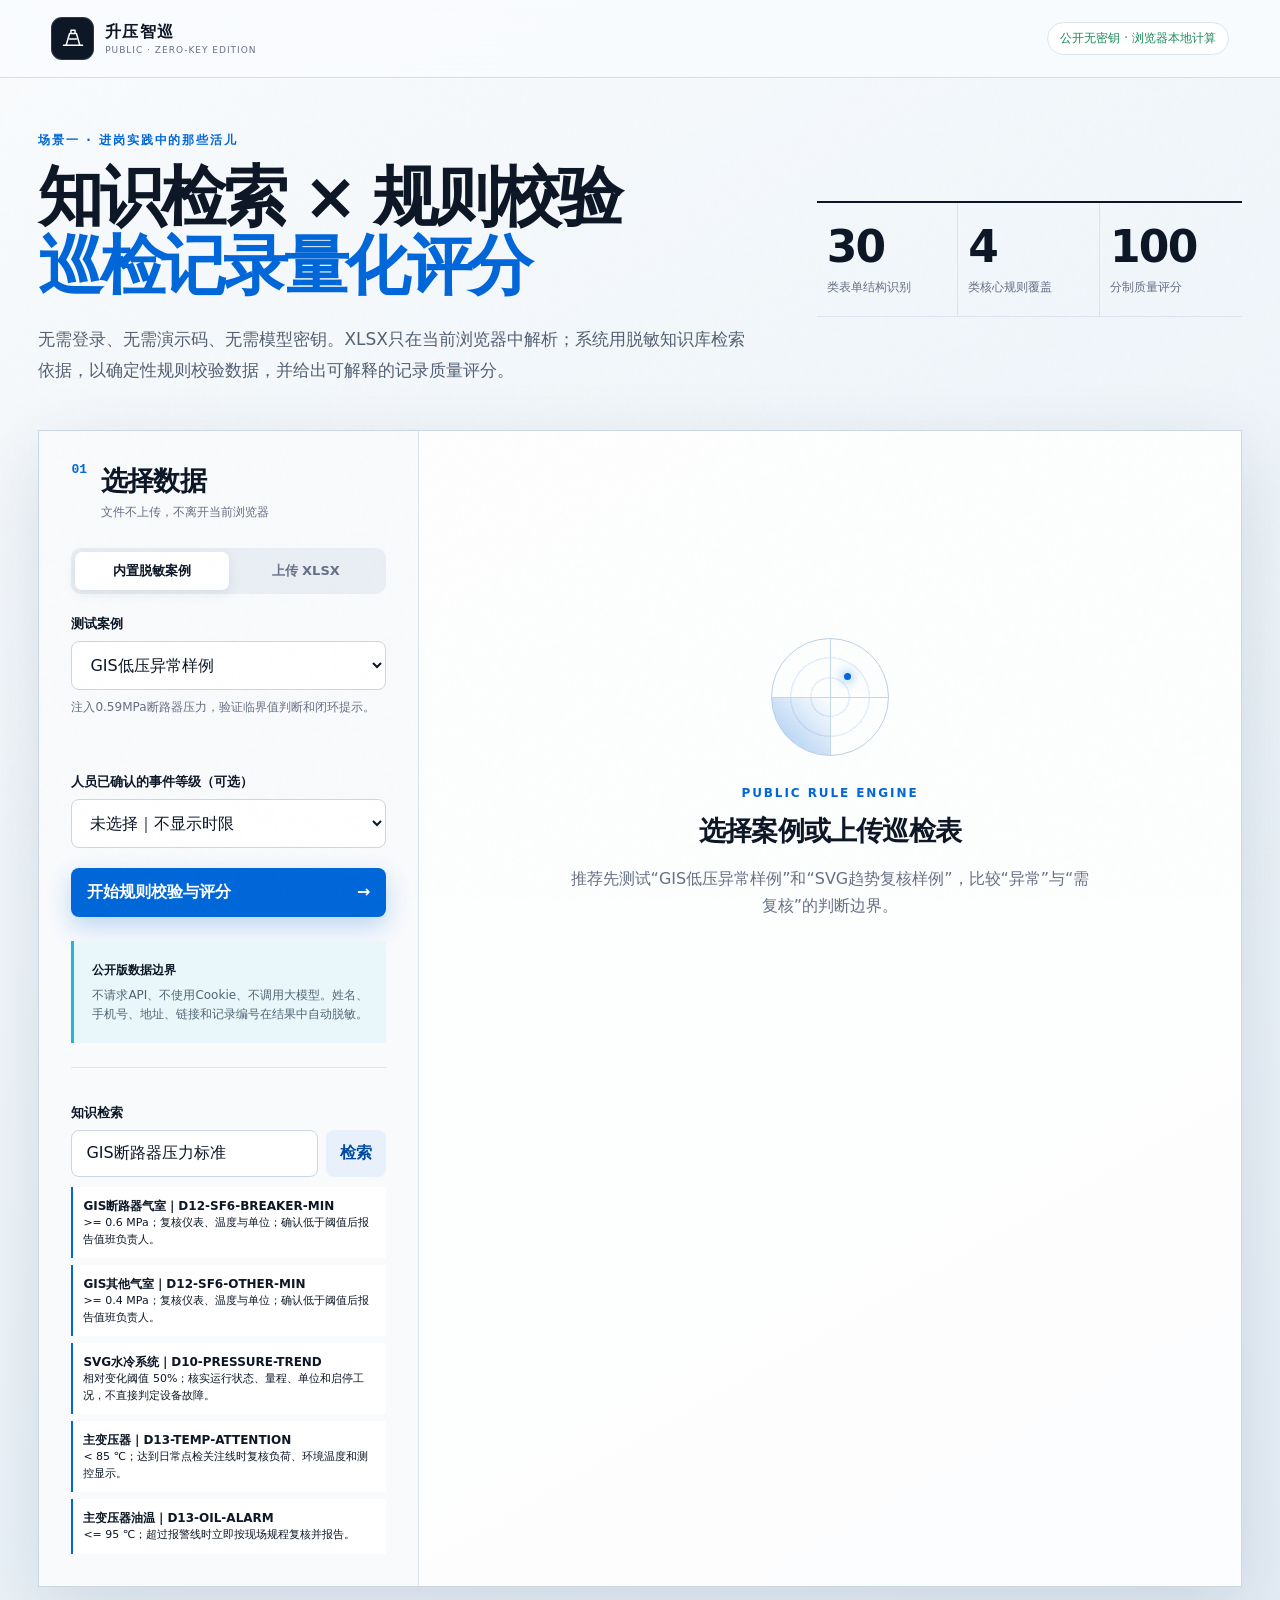
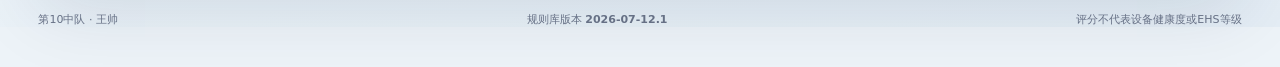
<file: index.html>
<!doctype html>
<html lang="zh-CN">
<head>
  <meta charset="utf-8">
  <meta name="viewport" content="width=device-width,initial-scale=1">
  <meta name="description" content="公开无密钥的升压站巡检知识检索、规则校验与评分智能体">
  <title>升压智巡｜公开无密钥版</title>
  <link rel="stylesheet" href="./base.css">
  <link rel="stylesheet" href="./public.css">
</head>
<body>
<div class="noise" aria-hidden="true"></div>
<header class="topbar">
  <a class="brand" href="./">
    <span class="brand-mark"><svg viewBox="0 0 44 44"><path d="M8 31h28M12 31l5-17h10l5 17M17 22h10M19 14V9h6v5"/></svg></span>
    <span><strong>升压智巡</strong><small>PUBLIC · ZERO-KEY EDITION</small></span>
  </a>
  <div class="top-actions"><span class="system-badge online">公开无密钥 · 浏览器本地计算</span></div>
</header>
<main>
  <section class="hero public-hero">
    <div>
      <p class="eyebrow">场景一 · 进岗实践中的那些活儿</p>
      <h1>知识检索 × 规则校验<br><span>巡检记录量化评分</span></h1>
      <p class="hero-copy">无需登录、无需演示码、无需模型密钥。XLSX只在当前浏览器中解析；系统用脱敏知识库检索依据，以确定性规则校验数据，并给出可解释的记录质量评分。</p>
    </div>
    <div class="hero-facts"><div><strong>30</strong><span>类表单结构识别</span></div><div><strong>4</strong><span>类核心规则覆盖</span></div><div><strong>100</strong><span>分制质量评分</span></div></div>
  </section>

  <section class="workspace">
    <aside class="input-panel">
      <div class="section-heading"><span>01</span><div><h2>选择数据</h2><p>文件不上传，不离开当前浏览器</p></div></div>
      <div class="mode-tabs"><button class="mode-tab active" data-mode="sample">内置脱敏案例</button><button class="mode-tab" data-mode="upload">上传 XLSX</button></div>
      <div id="sampleMode" class="mode-panel">
        <label for="sampleSelect">测试案例</label><select id="sampleSelect"><option>正在加载…</option></select>
        <p id="sampleDescription" class="field-note"></p>
      </div>
      <div id="uploadMode" class="mode-panel hidden">
        <label class="dropzone" for="fileInput">
          <svg viewBox="0 0 40 40"><path d="M20 27V8m0 0-7 7m7-7 7 7M8 25v7h24v-7"/></svg>
          <strong id="fileName">选择或拖入单个 .xlsx</strong><span>最大5MB · 最多500条 · 本地解析</span>
        </label>
        <input id="fileInput" type="file" accept=".xlsx,application/vnd.openxmlformats-officedocument.spreadsheetml.sheet">
      </div>
      <label for="ehsLevel">人员已确认的事件等级（可选）</label>
      <select id="ehsLevel"><option value="">未选择｜不显示时限</option><option value="二级可记录事件">二级可记录事件</option><option value="一级及以上事件">一级及以上事件</option></select>
      <button id="analyzeButton" class="primary-button"><span>开始规则校验与评分</span><span>→</span></button>
      <div class="privacy-note"><strong>公开版数据边界</strong><p>不请求API、不使用Cookie、不调用大模型。姓名、手机号、地址、链接和记录编号在结果中自动脱敏。</p></div>
      <div class="knowledge-search">
        <label for="knowledgeQuery">知识检索</label>
        <div class="search-row"><input id="knowledgeQuery" placeholder="例如：GIS断路器压力标准"><button id="searchKnowledge" class="secondary-button">检索</button></div>
        <div id="knowledgeResults" class="mini-results"></div>
      </div>
    </aside>

    <section class="result-panel" aria-live="polite">
      <div id="emptyState" class="empty-state"><div class="radar"><span></span><i></i></div><p class="eyebrow">PUBLIC RULE ENGINE</p><h2>选择案例或上传巡检表</h2><p>推荐先测试“GIS低压异常样例”和“SVG趋势复核样例”，比较“异常”与“需复核”的判断边界。</p></div>
      <div id="loadingState" class="loading-state hidden"><div class="loader"></div><h2>正在本地检索、校验与评分</h2><p>字段识别 → 脱敏 → 知识检索 → 规则校验 → 量化评分</p></div>
      <div id="resultState" class="hidden">
        <div class="result-header"><div><p class="eyebrow">LOCAL ANALYSIS RESULT</p><h2 id="resultTitle">复核结果</h2></div><span id="overallStatus" class="status-pill">—</span></div>
        <div class="score-card">
          <div class="score-main"><span>记录质量评分</span><strong id="scoreValue">—</strong><b id="scoreGrade">—</b></div>
          <div id="scoreDimensions" class="score-dimensions"></div>
          <p id="scoreNote"></p>
        </div>
        <div id="metricGrid" class="metric-grid"></div>
        <div class="result-section"><div class="result-section-title"><h3>规则检查明细</h3><span id="confidenceLabel"></span></div><div id="checksList" class="checks-list"></div></div>
        <div class="result-columns">
          <div class="result-section"><h3>复核问题</h3><ol id="questionsList" class="plain-list"></ol></div>
          <div class="result-section"><h3>异常闭环清单</h3><ol id="closureList" class="plain-list"></ol></div>
        </div>
        <div class="result-section draft"><div class="result-section-title"><h3>规范化缺陷描述草稿</h3><button id="copyDraft" class="text-button">复制</button></div><p id="defectDraft"></p></div>
        <div id="ehsCard" class="result-section ehs-card"></div>
        <div class="result-section"><h3>自动检索到的知识依据</h3><div id="citationsList" class="citations-list"></div></div>
        <div class="download-row"><button id="downloadJson" class="secondary-button">下载脱敏 JSON</button><button id="downloadText" class="secondary-button">下载文本报告</button><span id="engineNote"></span></div>
      </div>
    </section>
  </section>
</main>
<footer><span>第10中队 · 王帅</span><span>规则库版本 <b id="ruleVersion">—</b></span><span>评分不代表设备健康度或EHS等级</span></footer>
<div id="toast" class="toast" role="status"></div>
<script src="./vendor/exceljs.min.js"></script>
<script type="module" src="./app.js"></script>
</body>
</html>
</file>
<file: base.css>
:root {
  --ink: #0d1726;
  --muted: #667085;
  --line: #dbe3ec;
  --soft: #f2f6fa;
  --blue: #0067d9;
  --blue-dark: #004ba0;
  --cyan: #21b5d8;
  --green: #1b8a5a;
  --amber: #b86a00;
  --red: #c73535;
  --purple: #7857c8;
  --white: #ffffff;
  --shadow: 0 22px 70px rgba(10, 35, 66, .12);
  font-family: Inter, "Noto Sans SC", "Microsoft YaHei", system-ui, sans-serif;
  color: var(--ink);
  background: #edf3f8;
}
* { box-sizing: border-box; }
body { margin: 0; min-height: 100vh; background: linear-gradient(150deg, #f9fbfd 0%, #edf4f9 54%, #e4edf5 100%); }
button, input, select { font: inherit; }
button { cursor: pointer; }
.noise { position: fixed; inset: 0; pointer-events: none; opacity: .16; background-image: url("data:image/svg+xml,%3Csvg viewBox='0 0 180 180' xmlns='http://www.w3.org/2000/svg'%3E%3Cfilter id='n'%3E%3CfeTurbulence type='fractalNoise' baseFrequency='.9' numOctaves='2' stitchTiles='stitch'/%3E%3C/filter%3E%3Crect width='100%25' height='100%25' filter='url(%23n)' opacity='.08'/%3E%3C/svg%3E"); }
.topbar { height: 78px; padding: 0 clamp(24px, 4vw, 68px); display: flex; align-items: center; justify-content: space-between; border-bottom: 1px solid rgba(109,132,158,.25); background: rgba(249,252,254,.82); backdrop-filter: blur(18px); position: sticky; top: 0; z-index: 20; }
.brand { display: inline-flex; gap: 11px; align-items: center; color: inherit; text-decoration: none; }
.brand-mark { width: 43px; height: 43px; border-radius: 11px; display: grid; place-items: center; background: var(--ink); color: white; box-shadow: inset 0 0 0 1px rgba(255,255,255,.14); }
.brand-mark svg { width: 30px; fill: none; stroke: currentColor; stroke-width: 2.2; stroke-linecap: round; stroke-linejoin: round; }
.brand strong { display: block; letter-spacing: .08em; }
.brand small { display: block; margin-top: 2px; color: var(--muted); font-size: 9px; letter-spacing: .11em; }
.top-actions { display: flex; align-items: center; gap: 13px; }
.system-badge { padding: 7px 12px; border-radius: 999px; font-size: 12px; color: var(--muted); background: white; border: 1px solid var(--line); }
.system-badge.online { color: var(--green); }
.ghost-button, .text-button { color: var(--blue-dark); background: transparent; border: 0; font-weight: 700; }
main { width: min(1500px, 94vw); margin: 0 auto; }
.hero { min-height: 340px; display: grid; grid-template-columns: 1.5fr .9fr; gap: 70px; align-items: center; padding: 54px 0 44px; }
.eyebrow { margin: 0 0 13px; color: var(--blue); font-weight: 800; font-size: 12px; letter-spacing: .16em; text-transform: uppercase; }
h1 { margin: 0; max-width: 900px; font-size: clamp(38px, 5.1vw, 74px); line-height: 1.06; letter-spacing: -.055em; }
h1 span { color: var(--blue); }
.hero-copy { max-width: 780px; margin: 24px 0 0; color: #526072; line-height: 1.8; font-size: 17px; }
.hero-facts { display: grid; grid-template-columns: repeat(3, 1fr); border-top: 2px solid var(--ink); border-bottom: 1px solid var(--line); }
.hero-facts div { padding: 22px 10px 20px; border-right: 1px solid var(--line); }
.hero-facts div:last-child { border: 0; }
.hero-facts strong { display: block; font-size: 44px; line-height: 1; letter-spacing: -.04em; }
.hero-facts span { display: block; margin-top: 10px; color: var(--muted); font-size: 12px; }
.workspace { display: grid; grid-template-columns: 380px 1fr; min-height: 730px; border: 1px solid #cbd7e3; background: rgba(255,255,255,.9); box-shadow: var(--shadow); }
.input-panel { padding: 32px; border-right: 1px solid var(--line); background: #f8fafc; }
.section-heading { display: flex; gap: 14px; align-items: flex-start; }
.section-heading > span { color: var(--blue); font: 800 13px/1 monospace; }
.section-heading h2, .result-header h2, .empty-state h2, .loading-state h2 { margin: 0; font-size: 27px; letter-spacing: -.03em; }
.section-heading p { margin: 5px 0 0; color: var(--muted); font-size: 12px; }
.mode-tabs { display: grid; grid-template-columns: 1fr 1fr; margin: 27px 0 21px; padding: 4px; border-radius: 10px; background: #e9eef4; }
.mode-tab { padding: 10px; border: 0; border-radius: 7px; color: var(--muted); background: transparent; font-size: 13px; font-weight: 700; }
.mode-tab.active { color: var(--ink); background: white; box-shadow: 0 3px 12px rgba(30,55,80,.09); }
.mode-panel { min-height: 140px; }
.hidden { display: none !important; }
label { display: block; margin: 18px 0 8px; font-size: 13px; font-weight: 750; }
select, input { width: 100%; padding: 13px 14px; border: 1px solid #cbd6e2; border-radius: 8px; color: var(--ink); background: white; outline: none; }
select:focus, input:focus { border-color: var(--blue); box-shadow: 0 0 0 3px rgba(0,103,217,.12); }
.field-note { min-height: 38px; margin: 8px 0 0; color: var(--muted); font-size: 12px; line-height: 1.55; }
.dropzone { min-height: 126px; margin: 0; padding: 22px 14px; display: grid; place-items: center; text-align: center; border: 1.5px dashed #9eb2c6; border-radius: 10px; background: white; transition: .2s ease; }
.dropzone:hover { border-color: var(--blue); background: #f7fbff; }
.dropzone svg { width: 34px; fill: none; stroke: var(--blue); stroke-width: 2; stroke-linecap: round; stroke-linejoin: round; }
.dropzone strong { font-size: 14px; }
.dropzone span { color: var(--muted); font-size: 11px; }
#fileInput { display: none; }
.primary-button, .secondary-button { border: 0; border-radius: 8px; font-weight: 800; }
.primary-button { width: 100%; margin-top: 20px; padding: 14px 16px; display: flex; justify-content: space-between; color: white; background: var(--blue); box-shadow: 0 10px 24px rgba(0,103,217,.24); }
.primary-button:hover { background: var(--blue-dark); }
.primary-button:disabled { opacity: .55; cursor: wait; }
.privacy-note { margin-top: 24px; padding: 18px; border-left: 3px solid var(--cyan); background: #eaf7fa; }
.privacy-note strong { font-size: 12px; }
.privacy-note p { margin: 7px 0 0; color: #506574; font-size: 12px; line-height: 1.65; }
.result-panel { position: relative; padding: clamp(28px, 4vw, 54px); min-width: 0; }
.empty-state, .loading-state { min-height: 610px; display: grid; place-content: center; justify-items: center; text-align: center; }
.empty-state > p:last-child, .loading-state p { max-width: 530px; color: var(--muted); line-height: 1.7; }
.radar { width: 118px; height: 118px; margin-bottom: 30px; position: relative; border: 1px solid #bcd0e3; border-radius: 50%; background: repeating-radial-gradient(circle, transparent 0 18px, rgba(0,103,217,.1) 19px 20px); overflow: hidden; }
.radar::before, .radar::after { content: ""; position: absolute; background: #c4d7e7; }
.radar::before { width: 1px; inset: 0 auto 0 50%; }
.radar::after { height: 1px; inset: 50% 0 auto; }
.radar span { position: absolute; inset: 50% 50% 0 0; transform-origin: bottom right; background: linear-gradient(45deg, rgba(0,103,217,.35), transparent); animation: sweep 2.7s linear infinite; }
.radar i { position: absolute; width: 7px; height: 7px; left: 72px; top: 34px; border-radius: 50%; background: var(--blue); box-shadow: 0 0 12px var(--blue); }
@keyframes sweep { to { transform: rotate(360deg); } }
.loader { width: 52px; height: 52px; margin-bottom: 25px; border: 4px solid #d9e4ee; border-top-color: var(--blue); border-radius: 50%; animation: sweep .8s linear infinite; }
.result-header, .result-section-title, .download-row { display: flex; align-items: center; justify-content: space-between; gap: 18px; }
.status-pill { min-width: 86px; padding: 9px 15px; border-radius: 999px; text-align: center; font-size: 13px; font-weight: 850; }
.status-pill.normal { color: var(--green); background: #e7f7ef; }
.status-pill.review { color: var(--amber); background: #fff4df; }
.status-pill.abnormal { color: var(--red); background: #feecec; }
.status-pill.insufficient { color: var(--purple); background: #f1edfb; }
.metric-grid { display: grid; grid-template-columns: repeat(5, 1fr); margin: 28px 0; border: 1px solid var(--line); }
.metric { padding: 17px; border-right: 1px solid var(--line); }
.metric:last-child { border: 0; }
.metric strong { display: block; font-size: 25px; }
.metric span { color: var(--muted); font-size: 11px; }
.result-section { margin-top: 18px; padding: 22px; border: 1px solid var(--line); background: white; }
.result-section h3 { margin: 0 0 14px; font-size: 15px; }
.result-section-title h3 { margin: 0; }
.result-section-title span { color: var(--muted); font-size: 12px; }
.checks-list { display: grid; gap: 9px; }
.check { display: grid; grid-template-columns: 76px 1fr auto; gap: 14px; align-items: start; padding: 14px 0; border-top: 1px solid #edf1f5; }
.check:first-child { border-top: 0; }
.check-status { padding: 5px 7px; border-radius: 5px; text-align: center; font-size: 11px; font-weight: 850; }
.check-status.?? { color: var(--green); background: #e7f7ef; }
.check-status.??? { color: var(--amber); background: #fff4df; }
.check-status.?? { color: var(--red); background: #feecec; }
.check-status.???? { color: var(--purple); background: #f1edfb; }
.check-main strong { display: block; font-size: 13px; }
.check-main p { margin: 5px 0 0; color: var(--muted); font-size: 12px; line-height: 1.55; }
.check-fact { max-width: 160px; color: #35465a; font: 11px/1.5 ui-monospace, SFMono-Regular, Consolas, monospace; text-align: right; }
.result-columns { display: grid; grid-template-columns: 1fr 1fr; gap: 18px; }
.plain-list { margin: 0; padding-left: 21px; color: #445366; font-size: 13px; line-height: 1.75; }
.draft { border-left: 4px solid var(--blue); }
.draft p { margin: 13px 0 0; color: #35465a; line-height: 1.75; font-size: 13px; }
.ehs-card { background: #fffbf2; }
.ehs-card p, .ehs-card ul { color: #62563e; font-size: 12px; line-height: 1.7; }
.citations-list { display: grid; gap: 8px; }
.citation { padding: 10px 12px; border-left: 2px solid #9ab7d3; background: #f7f9fb; }
.citation strong { display: block; font-size: 12px; }
.citation span { color: var(--muted); font-size: 11px; }
.download-row { margin-top: 20px; justify-content: flex-start; flex-wrap: wrap; }
.secondary-button { padding: 11px 15px; color: var(--blue-dark); background: #e8f1fb; }
.download-row > span { margin-left: auto; color: var(--muted); font-size: 11px; }
footer { width: min(1500px,94vw); margin: 25px auto 40px; display: flex; justify-content: space-between; color: var(--muted); font-size: 11px; }
.modal { position: fixed; inset: 0; z-index: 100; display: grid; place-items: center; padding: 20px; background: rgba(6,18,33,.66); backdrop-filter: blur(13px); }
.login-card { width: min(430px, 100%); padding: 38px; border-radius: 16px; background: white; box-shadow: 0 35px 90px rgba(0,0,0,.3); }
.brand-mark.large { width: 56px; height: 56px; margin-bottom: 24px; }
.login-card h2 { margin: 0; font-size: 31px; }
.login-card > p:not(.eyebrow):not(.error-text) { color: var(--muted); }
.error-text { min-height: 20px; color: var(--red); font-size: 12px; }
.toast { position: fixed; left: 50%; bottom: 32px; z-index: 120; transform: translate(-50%, 20px); padding: 11px 16px; border-radius: 8px; color: white; background: var(--ink); opacity: 0; pointer-events: none; transition: .2s ease; font-size: 13px; }
.toast.show { opacity: 1; transform: translate(-50%,0); }
@media (max-width: 1050px) {
  .hero { grid-template-columns: 1fr; gap: 28px; }
  .hero-facts { max-width: 600px; }
  .workspace { grid-template-columns: 1fr; }
  .input-panel { border-right: 0; border-bottom: 1px solid var(--line); }
  .mode-panel { min-height: auto; }
}
@media (max-width: 700px) {
  .topbar { height: 68px; padding: 0 17px; }
  .brand small, .system-badge { display: none; }
  main { width: min(94vw, 620px); }
  .hero { min-height: auto; padding: 38px 0 30px; }
  .hero-copy { font-size: 15px; }
  .hero-facts strong { font-size: 34px; }
  .workspace { border-radius: 0; }
  .input-panel, .result-panel { padding: 24px 20px; }
  .metric-grid { grid-template-columns: repeat(2, 1fr); }
  .metric { border-bottom: 1px solid var(--line); }
  .result-columns { grid-template-columns: 1fr; gap: 0; }
  .check { grid-template-columns: 65px 1fr; }
  .check-fact { grid-column: 2; max-width: none; text-align: left; }
  footer { flex-direction: column; gap: 8px; }
}
</file>
<file: public.css>
.public-hero{min-height:320px}.knowledge-search{margin-top:24px;padding-top:18px;border-top:1px solid var(--line)}.search-row{display:grid;grid-template-columns:1fr auto;gap:8px}.search-row .secondary-button{padding:10px 14px}.mini-results{display:grid;gap:7px;margin-top:10px}.mini-hit{padding:10px;border-left:2px solid var(--blue);background:#fff;font-size:11px;line-height:1.5}.mini-hit strong{display:block;font-size:12px}.score-card{display:grid;grid-template-columns:190px 1fr;gap:22px;margin:26px 0;padding:22px;border:1px solid #bdd7ec;background:linear-gradient(135deg,#edf8fd,#f8fbfe)}.score-main{display:grid;align-content:center;border-right:1px solid #c7dce9}.score-main span{font-size:12px;color:var(--muted)}.score-main strong{font-size:58px;line-height:1;color:var(--blue);letter-spacing:-.05em}.score-main b{margin-top:8px;font-size:15px}.score-dimensions{display:grid;grid-template-columns:1fr 1fr;gap:12px 20px}.dimension-head{display:flex;justify-content:space-between;font-size:12px}.dimension-track{height:7px;margin-top:5px;border-radius:99px;background:#dfe8ef;overflow:hidden}.dimension-fill{height:100%;border-radius:99px;background:var(--blue)}.score-card>p{grid-column:1/-1;margin:0;color:var(--muted);font-size:11px}.metric-grid{grid-template-columns:repeat(5,1fr)}@media(max-width:700px){.score-card{grid-template-columns:1fr}.score-main{border-right:0;border-bottom:1px solid #c7dce9;padding-bottom:16px}.score-dimensions{grid-template-columns:1fr}.search-row{grid-template-columns:1fr}}
</file>
